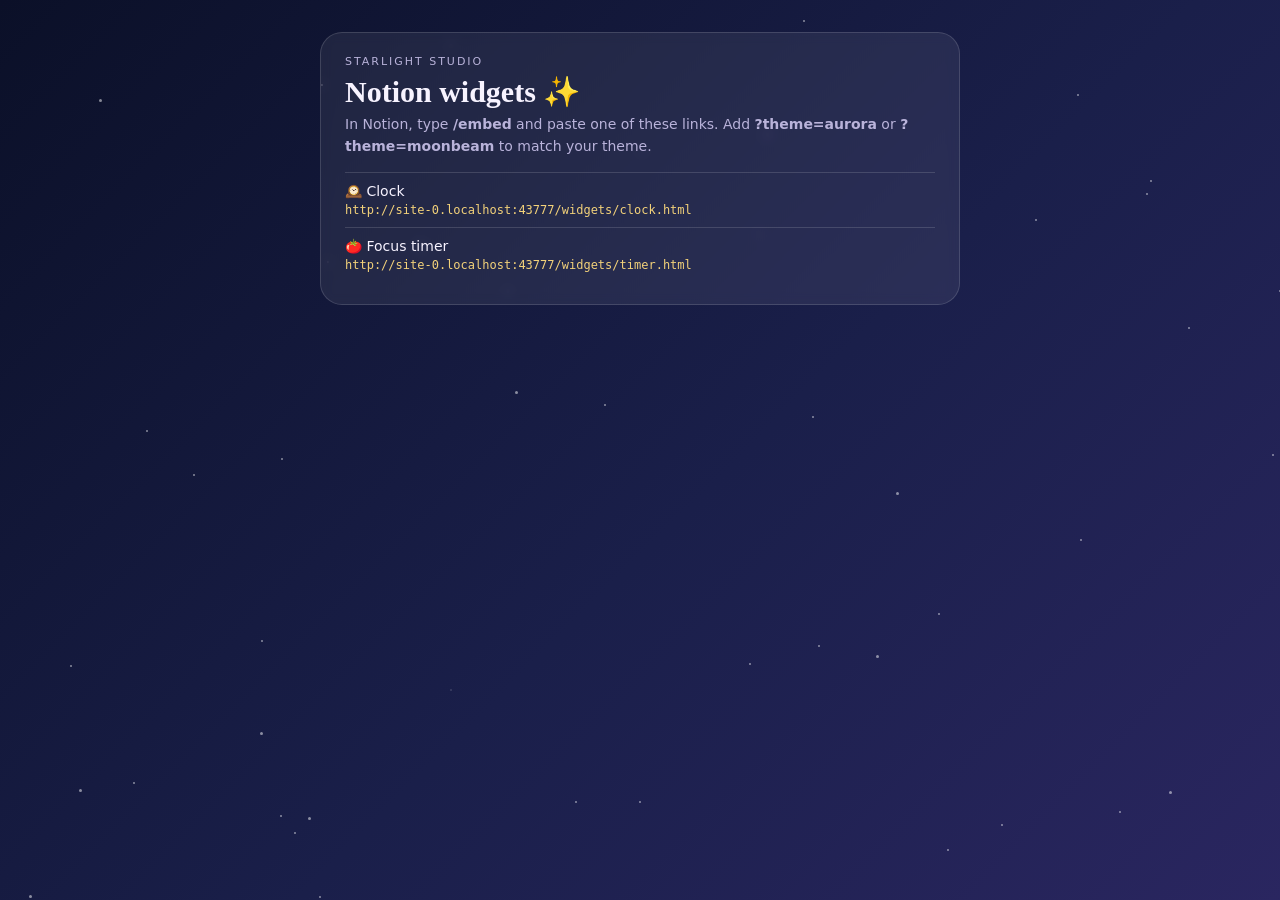
<file: index.html>
<!DOCTYPE html>
<html lang="en"><head><meta charset="utf-8"><meta http-equiv="refresh" content="0; url=widgets/"><title>Starlight Studio</title></head>
<body><a href="widgets/">Starlight Studio widgets</a></body></html>
</file>
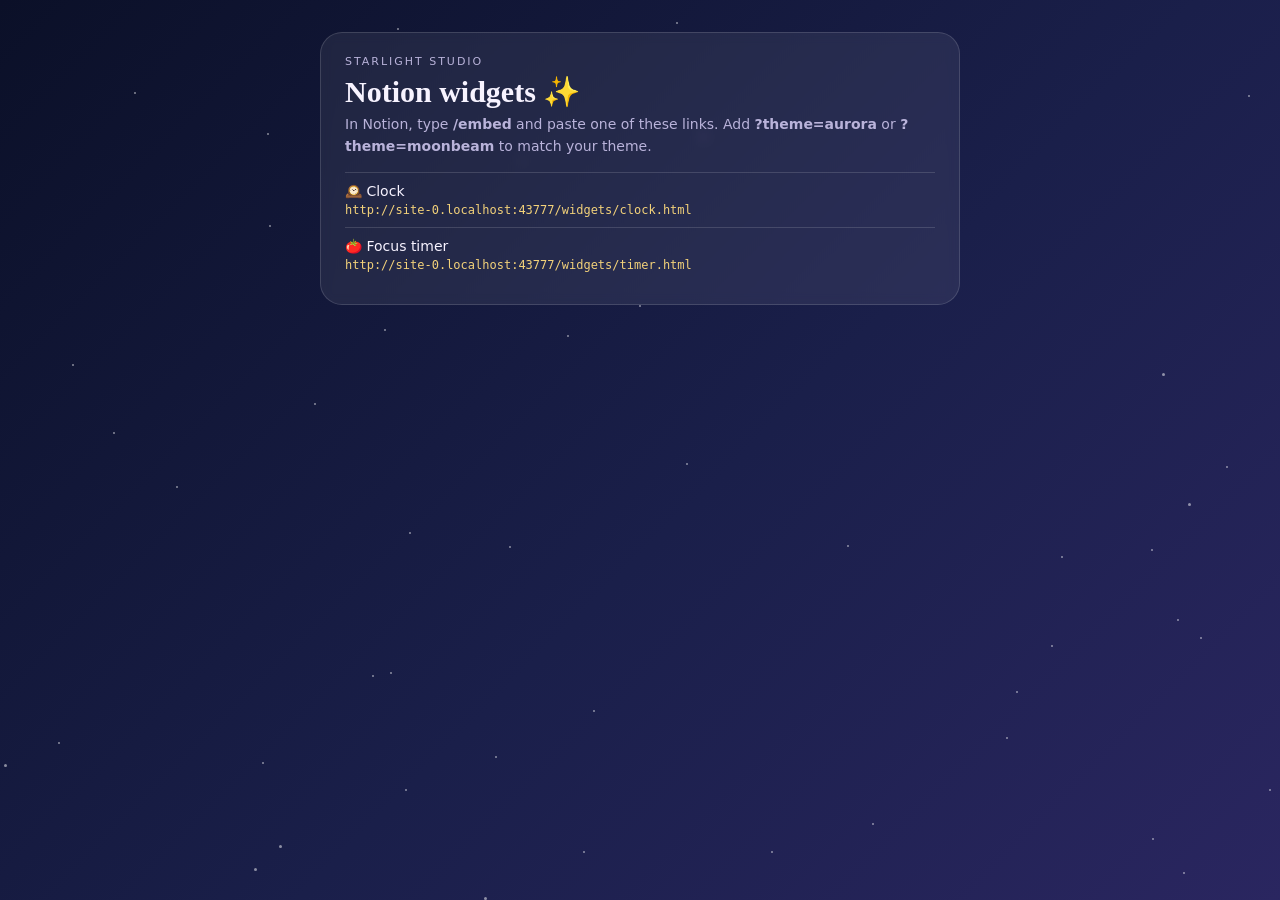
<file: widgets/index.html>
<!DOCTYPE html>
<html lang="en">
<head>
<meta charset="utf-8">
<meta name="viewport" content="width=device-width, initial-scale=1">
<title>Starlight Studio Widgets</title>
<link rel="stylesheet" href="theme.css">
<style>
  body { overflow: auto; align-items: flex-start; padding: 32px 16px; }
  .card { text-align: left; width: min(640px, 100%); }
  h1 { font-size: 30px; margin: 6px 0 4px; }
  p { color: var(--muted); font-size: 14px; line-height: 1.6; }
  ul { list-style: none; margin-top: 14px; }
  li { padding: 10px 0; border-top: 1px solid var(--glass-line); font-size: 14px; }
  code { display: block; margin-top: 4px; font-size: 12px; color: var(--accent); word-break: break-all; }
</style>
</head>
<body>
<main class="card">
  <div class="brand">Starlight Studio</div>
  <h1 class="serif">Notion widgets ✨</h1>
  <p>In Notion, type <b>/embed</b> and paste one of these links. Add <b>?theme=aurora</b> or <b>?theme=moonbeam</b> to match your theme.</p>
  <ul>
    <li>🕰️ Clock <code id="c"></code></li>
    <li>🍅 Focus timer <code id="t"></code></li>
  </ul>
</main>
<script src="sky.js"></script>
<script>
  var base = location.href.replace(/index\.html.*$/, "").replace(/\?.*$/, "");
  document.getElementById("c").textContent = base + "clock.html";
  document.getElementById("t").textContent = base + "timer.html";
</script>
</body>
</html>
</file>
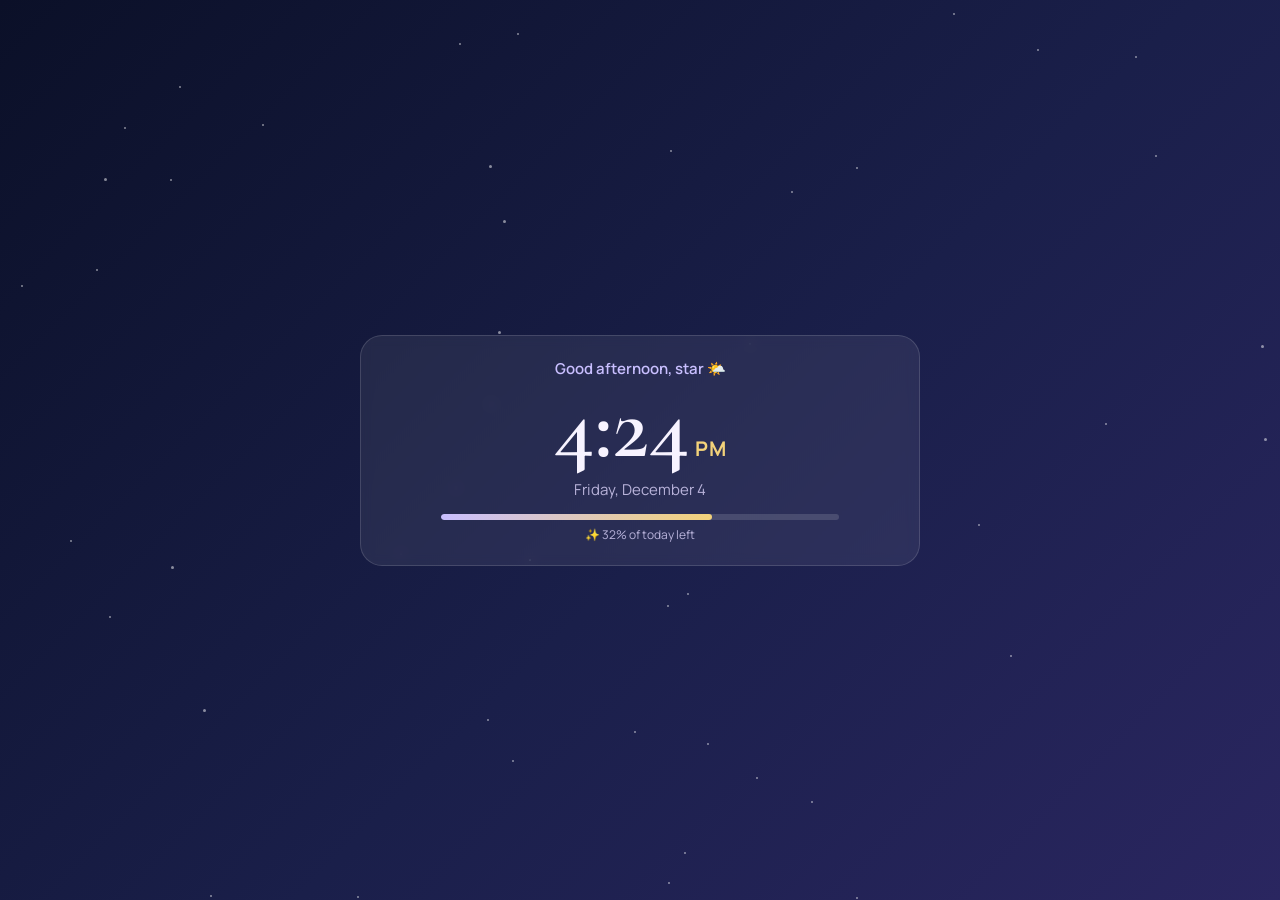
<file: widgets/clock.html>
<!DOCTYPE html>
<html lang="en">
<head>
<meta charset="utf-8">
<meta name="viewport" content="width=device-width, initial-scale=1">
<title>Starlight Clock</title>
<link rel="preconnect" href="https://fonts.googleapis.com">
<link rel="preconnect" href="https://fonts.gstatic.com" crossorigin>
<link href="https://fonts.googleapis.com/css2?family=Cormorant+Garamond:wght@500;600&family=Manrope:wght@400;600;700&display=swap" rel="stylesheet">
<link rel="stylesheet" href="theme.css">
<style>
  .greet { font-size: 15px; font-weight: 600; color: var(--accent2); margin-bottom: 2px; }
  .time { font-size: clamp(56px, 17vw, 92px); line-height: 1; font-weight: 600; letter-spacing: -.01em; }
  .time small { font-family: "Manrope", system-ui, sans-serif; font-size: .22em; font-weight: 700; color: var(--accent); margin-left: 6px; letter-spacing: .06em; }
  .date { margin-top: 6px; font-size: 15px; color: var(--muted); }
  .bar { margin: 14px auto 6px; height: 6px; width: 78%; border-radius: 99px; background: var(--glass-line); overflow: hidden; }
  .bar span { display: block; height: 100%; width: 0; border-radius: 99px; background: linear-gradient(90deg, var(--accent2), var(--accent)); transition: width .6s ease; }
  .left { font-size: 12px; color: var(--muted); }
</style>
</head>
<body>
<main class="card" aria-live="polite">
  <div class="greet" id="greet">Hello, star ✨</div>
  <div class="time serif" id="time">--:--</div>
  <div class="date" id="date"></div>
  <div class="bar" aria-hidden="true"><span id="bar"></span></div>
  <div class="left" id="left"></div>
</main>
<script src="sky.js"></script>
<script>
  function pad(n) { return (n < 10 ? "0" : "") + n; }
  function tick() {
    var d = new Date();
    var h = d.getHours(), m = d.getMinutes();
    var g = h < 5 ? "Still up, star? 🌙" : h < 12 ? "Good morning, star ☀️" : h < 17 ? "Good afternoon, star 🌤️" : h < 21 ? "Good evening, star 🌙" : "Good night, star ✨";
    document.getElementById("greet").textContent = g;
    var h12 = h % 12 || 12;
    document.getElementById("time").innerHTML = h12 + ":" + pad(m) + "<small>" + (h < 12 ? "AM" : "PM") + "</small>";
    document.getElementById("date").textContent = d.toLocaleDateString(undefined, { weekday: "long", month: "long", day: "numeric" });
    var mins = h * 60 + m, pct = Math.round(mins / 1440 * 100);
    document.getElementById("bar").style.width = pct + "%";
    document.getElementById("left").textContent = "✨ " + (100 - pct) + "% of today left";
  }
  tick();
  setInterval(tick, 1000);
</script>
</body>
</html>
</file>
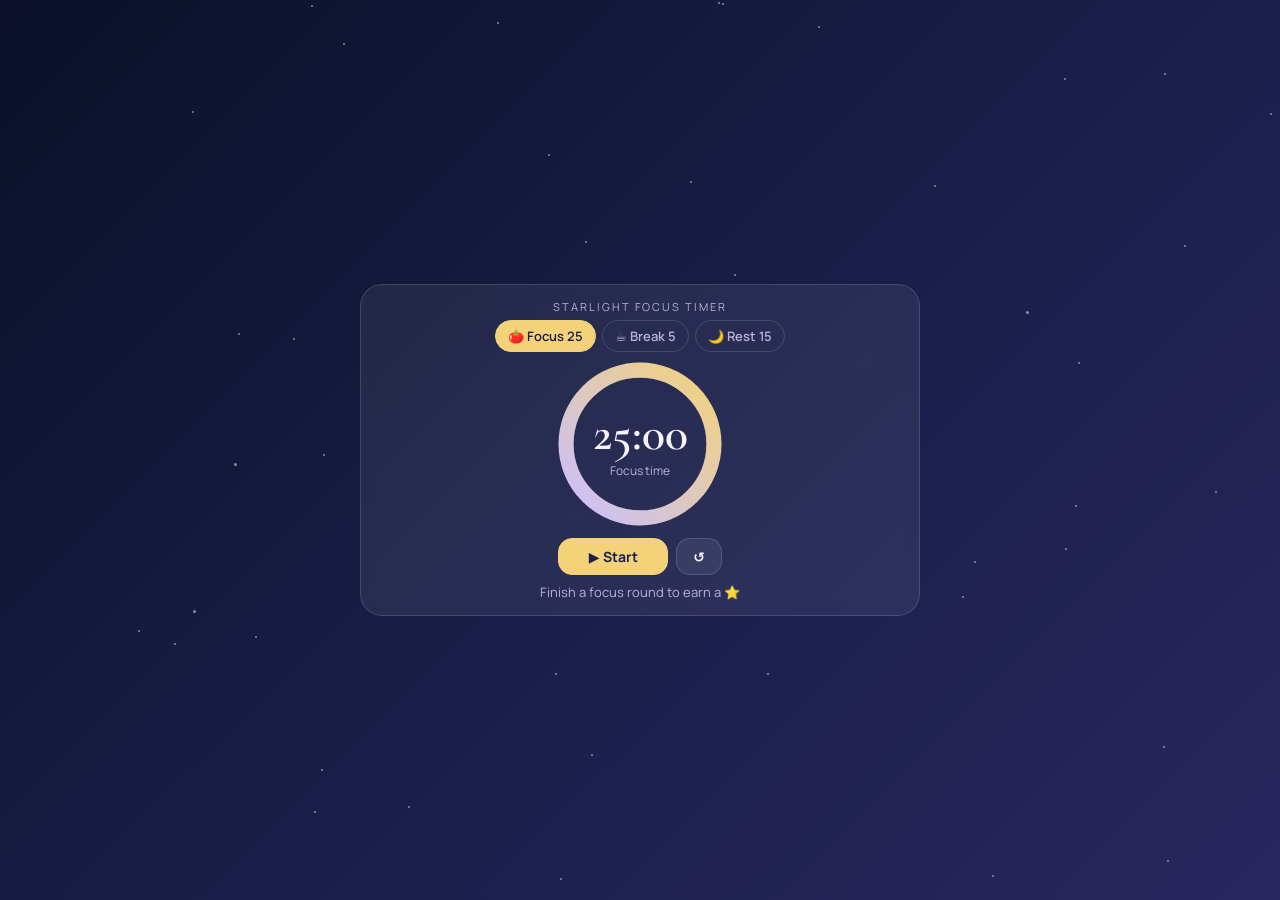
<file: widgets/timer.html>
<!DOCTYPE html>
<html lang="en">
<head>
<meta charset="utf-8">
<meta name="viewport" content="width=device-width, initial-scale=1">
<title>Starlight Focus Timer</title>
<link rel="preconnect" href="https://fonts.googleapis.com">
<link rel="preconnect" href="https://fonts.gstatic.com" crossorigin>
<link href="https://fonts.googleapis.com/css2?family=Cormorant+Garamond:wght@500;600&family=Manrope:wght@400;600;700&display=swap" rel="stylesheet">
<link rel="stylesheet" href="theme.css">
<style>
  .modes { display: flex; gap: 6px; justify-content: center; flex-wrap: wrap; margin: 6px 0 8px; }
  .card { padding: 14px 18px; }
  .modes button {
    font: 600 13px "Manrope", system-ui, sans-serif; color: var(--muted);
    background: transparent; border: 1px solid var(--glass-line); border-radius: 99px;
    padding: 6px 12px; cursor: pointer;
  }
  .modes button[aria-pressed="true"] { color: var(--btn-text); background: var(--accent); border-color: var(--accent); }
  .ring { position: relative; width: clamp(110px, 42vh, 168px); height: clamp(110px, 42vh, 168px); margin: 0 auto; }
  .ring svg { width: 100%; height: 100%; transform: rotate(-90deg); }
  .ring circle { fill: none; stroke-width: 9; }
  .ring .track { stroke: var(--glass-line); }
  .ring .prog { stroke: url(#g); stroke-linecap: round; transition: stroke-dashoffset .9s linear; }
  .ring .read { position: absolute; inset: 0; display: flex; flex-direction: column; align-items: center; justify-content: center; }
  .ring .clock { font-size: clamp(32px, 13vh, 48px); font-weight: 600; line-height: 1; }
  .ring .label { font-size: 12px; color: var(--muted); margin-top: 4px; }
  .controls { display: flex; gap: 8px; justify-content: center; margin-top: 10px; }
  .controls button {
    font: 700 14px "Manrope", system-ui, sans-serif; border-radius: 14px; padding: 8px 16px; cursor: pointer;
    border: 1px solid var(--glass-line); background: var(--glass); color: var(--text);
  }
  .controls .main { background: var(--accent); color: var(--btn-text); border-color: var(--accent); min-width: 110px; }
  .stars { margin-top: 8px; font-size: 13px; color: var(--muted); min-height: 18px; }
  button:focus-visible { outline: 2px solid var(--accent2); outline-offset: 2px; }
</style>
</head>
<body>
<main class="card">
  <div class="brand">Starlight focus timer</div>
  <div class="modes" role="group" aria-label="Timer mode">
    <button data-min="25" data-label="Focus time" aria-pressed="true">🍅 Focus 25</button>
    <button data-min="5" data-label="Short break" aria-pressed="false">☕ Break 5</button>
    <button data-min="15" data-label="Long break" aria-pressed="false">🌙 Rest 15</button>
  </div>
  <div class="ring">
    <svg viewBox="0 0 100 100" aria-hidden="true">
      <defs><linearGradient id="g" x1="0" y1="0" x2="1" y2="1"><stop offset="0" style="stop-color:var(--accent2)"/><stop offset="1" style="stop-color:var(--accent)"/></linearGradient></defs>
      <circle class="track" cx="50" cy="50" r="44"/>
      <circle class="prog" id="prog" cx="50" cy="50" r="44"/>
    </svg>
    <div class="read"><div class="clock serif" id="clock" aria-live="polite">25:00</div><div class="label" id="label">Focus time</div></div>
  </div>
  <div class="controls">
    <button class="main" id="go">▶ Start</button>
    <button id="reset" aria-label="Reset">↺</button>
  </div>
  <div class="stars" id="stars"></div>
</main>
<script src="sky.js"></script>
<script>
  var C = 2 * Math.PI * 44, prog = document.getElementById("prog");
  prog.style.strokeDasharray = C;
  var total = 25 * 60, left = total, running = false, endAt = 0, timer = null, label = "Focus time";
  var store = { get: function (k) { try { return localStorage.getItem(k); } catch (e) { return null; } },
                set: function (k, v) { try { localStorage.setItem(k, v); } catch (e) {} } };
  var todayKey = "starlight-sessions-" + new Date().toDateString();
  var done = parseInt(store.get(todayKey) || "0", 10) || 0;

  function fmt(s) { var m = Math.floor(s / 60), r = s % 60; return (m < 10 ? "0" : "") + m + ":" + (r < 10 ? "0" : "") + r; }
  function draw() {
    document.getElementById("clock").textContent = fmt(left);
    prog.style.strokeDashoffset = C * (1 - left / total);
    document.title = (running ? "⏳ " : "") + fmt(left) + " · Starlight";
    document.getElementById("stars").textContent = done ? "Today: " + "⭐".repeat(Math.min(done, 12)) + (done > 12 ? " +" + (done - 12) : "") : "Finish a focus round to earn a ⭐";
  }
  function chime() {
    try {
      var a = new (window.AudioContext || window.webkitAudioContext)();
      [660, 880, 990].forEach(function (f, i) {
        var o = a.createOscillator(), g = a.createGain();
        o.type = "sine"; o.frequency.value = f; o.connect(g); g.connect(a.destination);
        var t = a.currentTime + i * 0.22;
        g.gain.setValueAtTime(0.0001, t); g.gain.exponentialRampToValueAtTime(0.25, t + 0.03); g.gain.exponentialRampToValueAtTime(0.0001, t + 0.6);
        o.start(t); o.stop(t + 0.65);
      });
    } catch (e) {}
  }
  function step() {
    left = Math.max(0, Math.round((endAt - Date.now()) / 1000));
    if (left === 0) {
      stop();
      if (label === "Focus time") { done++; store.set(todayKey, String(done)); }
      chime();
      document.getElementById("label").textContent = label === "Focus time" ? "Well done, star! 🌟" : "Ready to focus? ✨";
    }
    draw();
  }
  function start() { running = true; endAt = Date.now() + left * 1000; timer = setInterval(step, 250); document.getElementById("go").textContent = "❚❚ Pause"; }
  function stop() { running = false; clearInterval(timer); document.getElementById("go").textContent = "▶ Start"; }
  function setMode(btn) {
    stop();
    document.querySelectorAll(".modes button").forEach(function (b) { b.setAttribute("aria-pressed", b === btn ? "true" : "false"); });
    total = left = parseInt(btn.dataset.min, 10) * 60; label = btn.dataset.label;
    document.getElementById("label").textContent = label; draw();
  }
  document.querySelectorAll(".modes button").forEach(function (b) { b.addEventListener("click", function () { setMode(b); }); });
  document.getElementById("go").addEventListener("click", function () {
    if (running) stop(); else { if (left === 0) left = total; document.getElementById("label").textContent = label; start(); }
  });
  document.getElementById("reset").addEventListener("click", function () { stop(); left = total; document.getElementById("label").textContent = label; draw(); });
  draw();
</script>
</body>
</html>
</file>
<file: widgets/theme.css>
/* Starlight Studio widgets: shared theme */
:root {
  --bg1: #0B1028; --bg2: #1A1F4A; --bg3: #2A2660;
  --text: #F7F3FF; --muted: #B9B3DA; --accent: #F3D27A; --accent2: #C9BFFF;
  --glass: rgba(255,255,255,0.07); --glass-line: rgba(255,255,255,0.14);
  --star: #FFFFFF; --btn-text: #1A1F4A;
}
body[data-theme="aurora"] {
  --bg1: #140F2B; --bg2: #251A47; --bg3: #3A2457;
  --text: #FFF6FB; --muted: #D9C6E6; --accent: #F4A6C8; --accent2: #9FE3CF;
  --star: #FFFFFF; --btn-text: #251A47;
}
body[data-theme="moonbeam"] {
  --bg1: #FBF7EF; --bg2: #F4EEF6; --bg3: #E9E2F6;
  --text: #2E2A63; --muted: #6E64B4; --accent: #C99A3B; --accent2: #6E64B4;
  --glass: rgba(255,255,255,0.65); --glass-line: rgba(110,100,180,0.18);
  --star: #6E64B4; --btn-text: #FFFFFF;
}
* { box-sizing: border-box; margin: 0; padding: 0; }
html, body { height: 100%; }
body {
  font-family: "Manrope", system-ui, -apple-system, "Segoe UI", sans-serif;
  color: var(--text);
  background: linear-gradient(135deg, var(--bg1) 0%, var(--bg2) 55%, var(--bg3) 100%);
  overflow: hidden;
  display: flex; align-items: center; justify-content: center;
  -webkit-font-smoothing: antialiased;
}
.sky { position: fixed; inset: 0; pointer-events: none; }
.sky i {
  position: absolute; width: 2px; height: 2px; border-radius: 50%;
  background: var(--star); opacity: .5;
  animation: twinkle var(--d, 4s) ease-in-out infinite;
  animation-delay: var(--delay, 0s);
}
@keyframes twinkle { 0%,100% { opacity: .15; } 50% { opacity: .9; } }
.serif { font-family: "Cormorant Garamond", Georgia, "Times New Roman", serif; }
.card {
  position: relative; z-index: 1; width: min(560px, 94vw);
  padding: 22px 24px; border-radius: 22px;
  background: var(--glass); border: 1px solid var(--glass-line);
  backdrop-filter: blur(6px); -webkit-backdrop-filter: blur(6px);
  text-align: center;
}
.brand { font-size: 11px; letter-spacing: .18em; text-transform: uppercase; color: var(--muted); }
@media (prefers-reduced-motion: reduce) { .sky i { animation: none; } }
</file>
